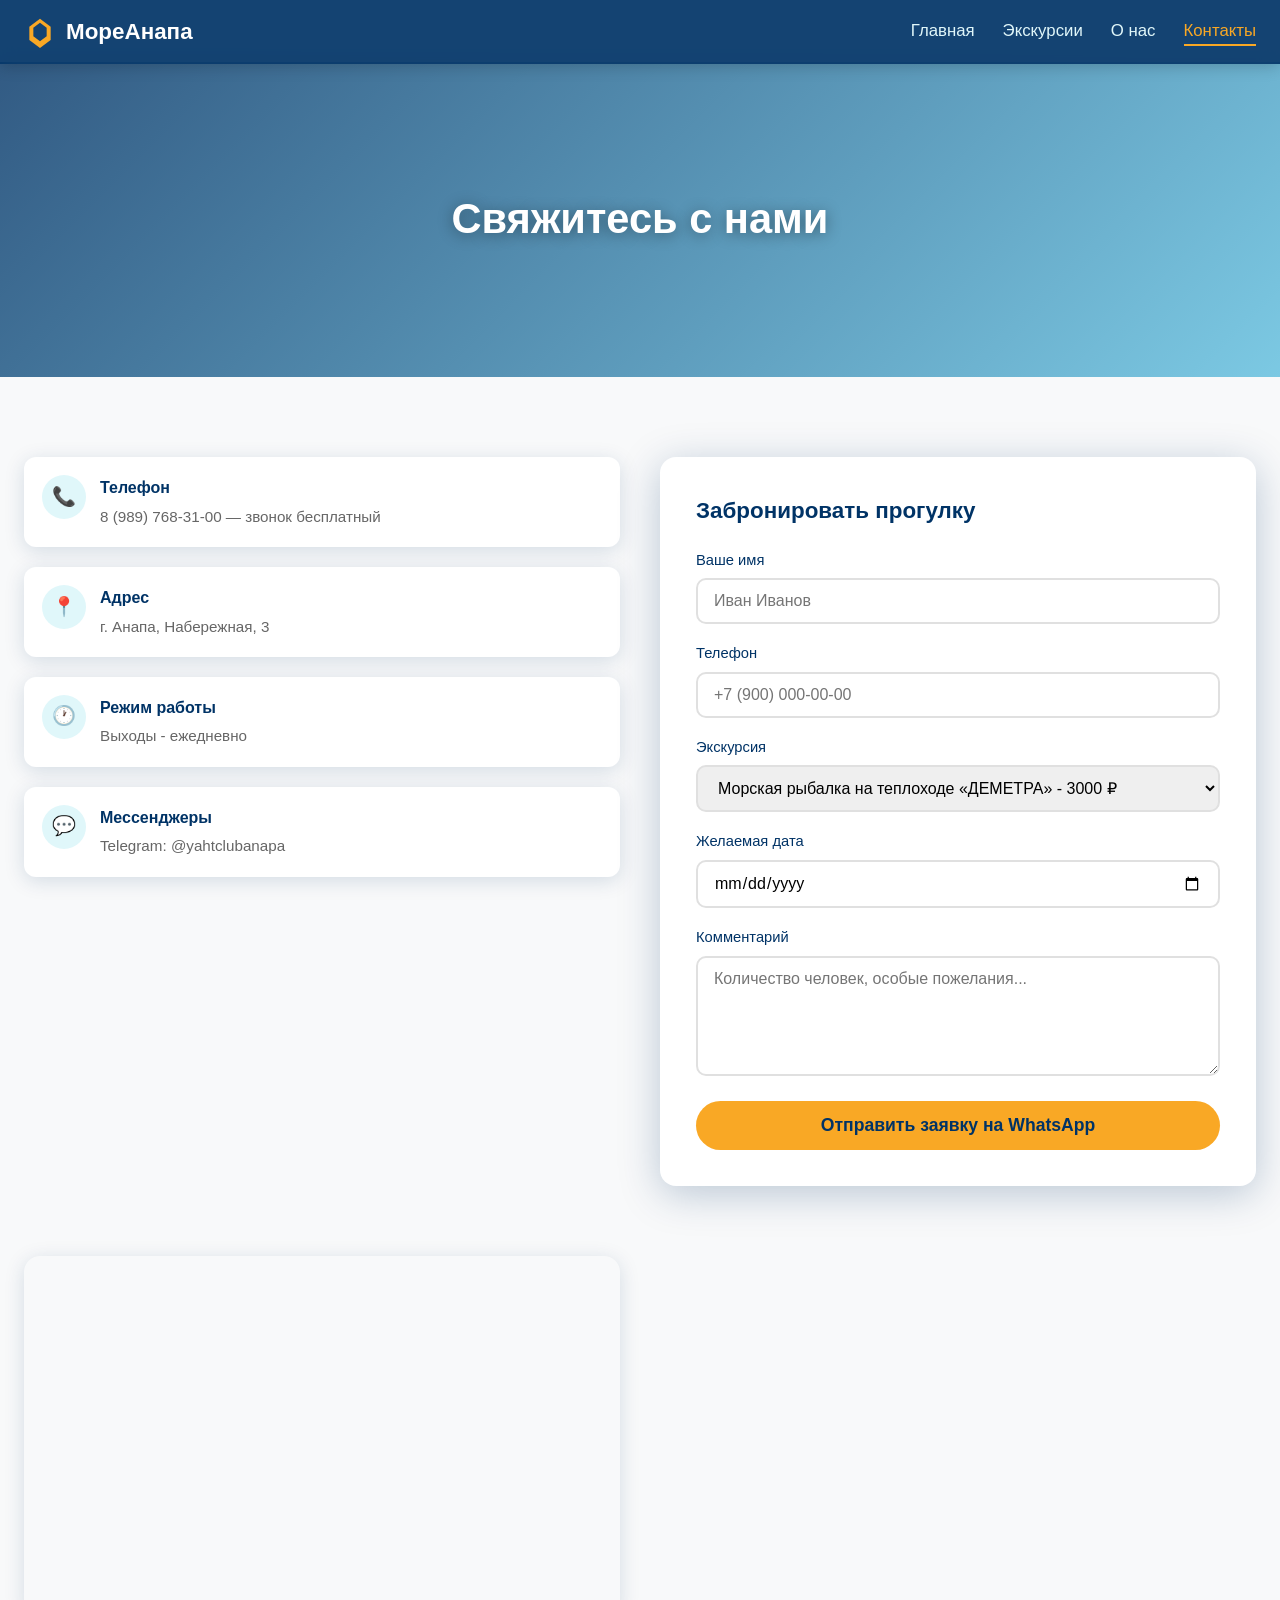
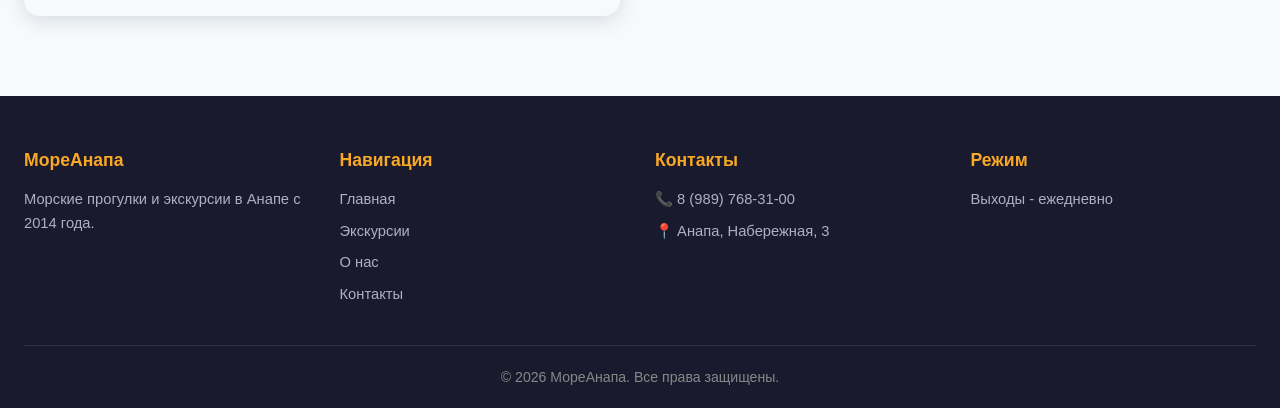
<file: contacts.html>
<!DOCTYPE html>
<html lang="ru">

<head>
  <meta charset="UTF-8">
  <meta name="viewport" content="width=device-width, initial-scale=1.0">
  <title>Контакты — МореАнапа</title>
  <link rel="stylesheet" href="style.css">
  <link rel="icon" href="img/amn.jpg" type="img/amn.jpg">
</head>

<body>
  <header class="header">
    <nav class="nav">
      <a href="index.html" class="logo">
        <svg viewBox="0 0 24 24">
          <path d="M12 2L4 8v10l8 6 8-6V8l-8-6zm0 3l5 3.8v6.4L12 19l-5-3.8V8.8L12 5z" />
        </svg>
        МореАнапа
      </a>
      <ul class="nav-links">
        <li><a href="index.html">Главная</a></li>
        <li><a href="excursions.html">Экскурсии</a></li>
        <li><a href="about.html">О нас</a></li>
        <li><a href="contacts.html" class="active">Контакты</a></li>
      </ul>
      <div class="burger"><span></span><span></span><span></span></div>
    </nav>
  </header>
  <div class="contacts-hero">
    <h1>Свяжитесь с нами</h1>
  </div>
  <section class="section">
    <div class="contact-grid">
      <div class="contact-info">
        <div class="contact-item">
          <div class="icon">📞</div>
          <div>
            <h4>Телефон</h4>
            <p>8 (989) 768-31-00 — звонок бесплатный</p>
          </div>
        </div>
        <div class="contact-item">
          <div class="icon">📍</div>
          <div>
            <h4>Адрес</h4>
            <p>г. Анапа, Набережная, 3</p>
          </div>
        </div>
        <div class="contact-item">
          <div class="icon">🕐</div>
          <div>
            <h4>Режим работы</h4>
            <p>Выходы - ежедневно</p>
          </div>
        </div>
        <div class="contact-item">
          <div class="icon">💬</div>
          <div>
            <h4>Мессенджеры</h4>
            <p>Telegram: @yahtclubanapa</p>
          </div>
        </div>
      </div>
      <div class="contact-form">
        <h3>Забронировать прогулку</h3>
        <form id="contact-form">
          <div class="form-group">
            <label for="name">Ваше имя</label>
            <input type="text" id="name" placeholder="Иван Иванов" required>
          </div>

          <div class="form-group">
            <label for="phone">Телефон</label>
            <input type="tel" id="phone" placeholder="+7 (900) 000-00-00" required>
          </div>

          <div class="form-group">
            <label for="excursion">Экскурсия</label>
            <select id="excursion">
              <option>Морская рыбалка на теплоходе «ДЕМЕТРА» - 3000 ₽</option>
              <option>Трёхпалубный катамаран «МЕТЕОР» - 2000 ₽</option>
              <option>Яхта «КОРСАР» - 2500 ₽</option>
              <option>Прогулка на яхте, катере - 1200 ₽</option>
              <option>15-ти метровая яхта VIP - класса «ФЕСТИВАЛЬ» - 16000 ₽</option>
              <option>15-ти метровая яхта VIP - класса «КАРНАВАЛ» - 14000 ₽</option>
              <option>Моторная яхта «ГРАЦИЯ» - 12000 ₽</option>
              <option>Моторная яхта «КИТТИВЕЙК» - 8000 ₽</option>
              <option>Экскурсия «КИПАРИСОВОЕ ОЗЕРО» - 1200 ₽</option>
              <option>Экскурсия «НОВОРОССИЙСК-КАБАРДИНКА-ГЕЛЕНДЖИК» - 2000 ₽</option>
              <option>Тур на «КВАДРОЦИКЛАХ» - 6500 ₽</option>
              <option>«КУЧУГУРЫ» - 1700 ₽</option>
              <option>«РАСПИСАНИЕ НА ОКТЯБРЬ - АВТОБУСНЫЕ ТУРЫ» - 2500 ₽</option>
            </select>
          </div>

          <div class="form-group">
            <label for="date">Желаемая дата</label>
            <input type="date" id="date">
          </div>

          <div class="form-group">
            <label for="comment">Комментарий</label>
            <textarea id="comment" placeholder="Количество человек, особые пожелания..."></textarea>
          </div>

          <button type="submit" class="btn btn-primary" style="width:100%;font-size:1.1rem;">
            Отправить заявку на WhatsApp
          </button>

          <a href="https://wa.me/79897683100?text=%D0%97%D0%B4%D1%80%D0%B0%D0%B2%D1%81%D1%82%D0%B2%D1%83%D0%B9%D1%82%D0%B5!%20%D0%9C%D0%B5%D0%BD%D1%8F%20%D0%B8%D0%BD%D1%82%D0%B5%D1%80%D0%B5%D1%81%D1%83%D0%B5%D1%82%20%D1%8D%D0%BA%D1%81%D0%BA%D1%83%D1%80%D1%81%D0%B8%D1%8F"
            target="_blank" rel="noopener noreferrer"></a>

          <div class="form-msg" id="form-msg">✓ Заявка отправлена!</div>
        </form>
      </div>

      <script>
        document.getElementById("contact-form").addEventListener("submit", function (e) {
          e.preventDefault(); // не перезагружаем страницу

          const WHATSAPP_NUMBER = "79897683100"; // без плюса и пробелов

          const name = document.getElementById("name").value.trim();
          const phone = document.getElementById("phone").value.trim();
          const excursion = document.getElementById("excursion").value;
          const dateValue = document.getElementById("date").value;
          const comment = document.getElementById("comment").value.trim();

          // из 2025-10-24 делаем 24.10.2025
          const date = dateValue ? dateValue.split("-").reverse().join(".") : "не указана";

          const message =
            "Здравствуйте! Хочу забронировать экскурсию.\n\n" +
            "Имя: " + name + "\n" +
            "Телефон: " + phone + "\n" +
            "Экскурсия: " + excursion + "\n" +
            "Желаемая дата: " + date + "\n" +
            "Комментарий: " + (comment || "нет");

          const url = "https://wa.me/" + WHATSAPP_NUMBER + "?text=" + encodeURIComponent(message);

          window.open(url, "_blank");

          document.getElementById("form-msg").style.display = "block";
          this.reset();
        });
      </script>
      <div class="map-embed">
        <iframe
          src="https://yandex.ru/map-widget/v1/?mode=search&text=%D0%90%D0%BD%D0%B0%D0%BF%D0%B0%2C%20%D0%9D%D0%B0%D0%B1%D0%B5%D1%80%D0%B5%D0%B6%D0%BD%D0%B0%D1%8F%2C%203&z=16"
          width="100%" height="400" frameborder="0" allowfullscreen loading="lazy"
          title="Карта: г. Анапа, Набережная, 3">
        </iframe>
      </div>
  </section>
  <footer class="footer">
    <div class="footer-grid">
      <div class="footer-col">
        <h4>МореАнапа</h4>
        <p>Морские прогулки и экскурсии в Анапе с 2014 года.</p>
      </div>
      <div class="footer-col">
        <h4>Навигация</h4><a href="index.html">Главная</a><a href="excursions.html">Экскурсии</a><a href="about.html">О
          нас</a><a href="contacts.html">Контакты</a>
      </div>
      <div class="footer-col">
        <h4>Контакты</h4>
        <p>📞 8 (989) 768-31-00</p>
        <p>📍 Анапа, Набережная, 3</p>
      </div>
      <div class="footer-col">
        <h4>Режим</h4>
        <p>Выходы - ежедневно</p>
      </div>
    </div>
    <div class="footer-bottom">© 2026 МореАнапа. Все права защищены.</div>
  </footer>
  <div class="modal-overlay" id="modal-overlay"></div>
  <div class="lightbox" id="lightbox"></div>
  <script src="script.js"></script>
</body>

</html>
</file>
<file: style.css>
/* ===== RESET & BASE ===== */
*,
*::before,
*::after {
  margin: 0;
  padding: 0;
  box-sizing: border-box;
}

:root {
  --deep: #003366;
  --ocean: #006994;
  --azure: #0099cc;
  --foam: #e0f7fa;
  --sand: #f5e6c8;
  --gold: #f9a825;
  --dark: #1a1a2e;
  --light: #f8f9fa;
  --white: #ffffff;
  --shadow: 0 4px 20px rgba(0, 51, 102, .15);
  --shadow-lg: 0 8px 40px rgba(0, 51, 102, .25);
  --radius: 16px;
}

body {
  font-family: 'Segoe UI', Tahoma, Geneva, sans-serif;
  background: var(--light);
  color: var(--dark);
  line-height: 1.6;
  overflow-x: hidden;
}

a {
  text-decoration: none;
  color: inherit;
}

img {
  max-width: 100%;
  display: block;
}

ul {
  list-style: none;
}

/* ===== HEADER ===== */
.header {
  position: fixed;
  top: 0;
  left: 0;
  right: 0;
  z-index: 1000;
  background: rgba(0, 51, 102, .92);
  backdrop-filter: blur(10px);
  -webkit-backdrop-filter: blur(10px);
  box-shadow: 0 2px 15px rgba(0, 0, 0, .2);
  transition: padding .3s;
}

.nav {
  max-width: 1280px;
  margin: 0 auto;
  display: flex;
  align-items: center;
  justify-content: space-between;
  padding: 14px 24px;
}

.logo {
  display: flex;
  align-items: center;
  gap: 10px;
  font-size: 1.4rem;
  font-weight: 700;
  color: var(--white);
}

.logo svg {
  width: 32px;
  height: 32px;
  fill: var(--gold);
}

.nav-links {
  display: flex;
  gap: 28px;
}

.nav-links a {
  color: var(--foam);
  font-weight: 500;
  font-size: 1.05rem;
  position: relative;
  padding: 4px 0;
  transition: color .3s;
}

.nav-links a::after {
  content: '';
  position: absolute;
  bottom: -2px;
  left: 0;
  width: 0;
  height: 2px;
  background: var(--gold);
  transition: width .3s;
}

.nav-links a:hover,
.nav-links a.active {
  color: var(--gold);
}

.nav-links a:hover::after,
.nav-links a.active::after {
  width: 100%;
}

.nav-cta {
  background: var(--gold);
  color: var(--deep) !important;
  padding: 8px 22px;
  border-radius: 30px;
  font-weight: 600;
  transition: transform .3s, background .3s;
}

.nav-cta:hover {
  transform: scale(1.05);
  background: #ffb300;
}

.nav-cta::after {
  display: none;
}

.burger {
  display: none;
  flex-direction: column;
  gap: 5px;
  cursor: pointer;
}

.burger span {
  width: 26px;
  height: 3px;
  background: var(--white);
  border-radius: 2px;
  transition: .3s;
}

.burger.open span:nth-child(1) {
  transform: rotate(45deg) translate(6px, 6px);
}

.burger.open span:nth-child(2) {
  opacity: 0;
}

.burger.open span:nth-child(3) {
  transform: rotate(-45deg) translate(6px, -6px);
}

/* ===== HERO ===== */
.hero {
  min-height: 100vh;
  display: flex;
  align-items: center;
  justify-content: center;
  text-align: center;
  color: var(--white);
  background: linear-gradient(135deg, rgba(0, 51, 102, .7), rgba(0, 105, 148, .5)),
    url('https://images.unsplash.com/photo-1507525428034-b723cf961d3d?w=1920') center/cover fixed;
  position: relative;
}

.hero-content {
  max-width: 720px;
  padding: 100px 24px 60px;
}

.hero h1 {
  font-size: 3.2rem;
  margin-bottom: 16px;
  text-shadow: 0 2px 40px rgba(0, 0, 0, .4);
  max-width: 600px;
  margin: 0 auto;
  line-height: 70px;
}

.hero p {
  font-size: 1.3rem;
  margin-bottom: 32px;
  opacity: .95;
}

.btn-group {
  display: flex;
  gap: 16px;
  justify-content: center;
  flex-wrap: wrap;
}

.btn {
  display: inline-block;
  padding: 14px 36px;
  border-radius: 30px;
  font-size: 1.1rem;
  font-weight: 600;
  cursor: pointer;
  border: none;
  transition: all .3s;
}

.btn-primary {
  background: var(--gold);
  color: var(--deep);
}

.btn-primary:hover {
  transform: translateY(-3px);
  box-shadow: 0 6px 20px rgba(249, 168, 37, .5);
}

.btn-outline {
  background: transparent;
  color: var(--white);
  border: 2px solid var(--white);
}

.btn-outline:hover {
  background: var(--white);
  color: var(--deep);
}

.hero-stats {
  display: flex;
  gap: 40px;
  justify-content: center;
  margin-top: 50px;
  flex-wrap: wrap;
}

.hero-stat {
  text-align: center;
}

.hero-stat strong {
  display: block;
  font-size: 2.4rem;
  color: var(--gold);
}

.hero-stat span {
  font-size: .95rem;
  opacity: .85;
}

.wave-divider {
  position: absolute;
  bottom: 0;
  left: 0;
  width: 100%;
  line-height: 0;
}

.wave-divider svg {
  width: 100%;
  height: 60px;
  display: block;
}

.wave-divider path {
  fill: var(--light);
}

/* ===== SECTION SKELETON ===== */
.section {
  padding: 80px 24px;
  max-width: 1280px;
  margin: 0 auto;
}

.section-title {
  text-align: center;
  margin-bottom: 50px;
}

.section-title h2 {
  font-size: 2.2rem;
  color: var(--deep);
  margin-bottom: 10px;
}

.section-title p {
  color: #666;
  font-size: 1.1rem;
}

/* ===== EXCURSION CARDS ===== */
.cards-grid {
  display: grid;
  grid-template-columns: repeat(auto-fill, minmax(340px, 1fr));
  gap: 30px;
}

.card {
  background: var(--white);
  border-radius: var(--radius);
  overflow: hidden;
  box-shadow: var(--shadow);
  cursor: pointer;
  transition: transform .35s, box-shadow .35s;
}

.card:hover {
  transform: translateY(-8px);
  box-shadow: var(--shadow-lg);
}

.card-img {
  position: relative;
  height: 220px;
  overflow: hidden;
}

.card-img img {
  width: 100%;
  height: 100%;
  object-fit: cover;
  transition: transform .5s;
}

.card:hover .card-img img {
  transform: scale(1.08);
}

.card-badge {
  position: absolute;
  top: 14px;
  right: 14px;
  background: var(--gold);
  color: var(--deep);
  padding: 5px 14px;
  border-radius: 20px;
  font-weight: 600;
  font-size: .9rem;
}

.card-body {
  padding: 22px;
}

.card-body h3 {
  font-size: 1.35rem;
  color: var(--deep);
  margin-bottom: 8px;
}

.card-body p {
  color: #555;
  font-size: .98rem;
  margin-bottom: 14px;
}

.card-meta {
  display: flex;
  justify-content: space-between;
  align-items: center;
}

.card-meta .price {
  font-size: 1.3rem;
  font-weight: 700;
  color: var(--ocean);
}

.card-meta .duration {
  font-size: .9rem;
  color: #888;
}

.card-tags {
  display: flex;
  flex-wrap: wrap;
  gap: 6px;
  margin-top: 14px;
}

.card-tag {
  background: var(--foam);
  color: var(--ocean);
  padding: 4px 12px;
  border-radius: 20px;
  font-size: .82rem;
}

/* ===== MODAL ===== */
.modal-overlay {
  position: fixed;
  top: 0;
  left: 0;
  width: 100%;
  height: 100%;
  background: rgba(0, 20, 50, .75);
  backdrop-filter: blur(6px);
  -webkit-backdrop-filter: blur(6px);
  display: none;
  align-items: flex-start;
  justify-content: center;
  z-index: 2000;
  padding: 40px 20px;
  overflow-y: auto;
}

.modal-overlay.active {
  display: flex;
  animation: fadeIn .3s;
}

@keyframes fadeIn {
  from {
    opacity: 0;
  }

  to {
    opacity: 1;
  }
}

.modal {
  background: var(--white);
  border-radius: var(--radius);
  max-width: 820px;
  width: 100%;
  overflow: hidden;
  box-shadow: var(--shadow-lg);
  animation: slideUp .4s;
}

@keyframes slideUp {
  from {
    transform: translateY(40px);
    opacity: 0;
  }

  to {
    transform: translateY(0);
    opacity: 1;
  }
}

.modal-close {
  position: absolute;
  top: 20px;
  right: 20px;
  width: 40px;
  height: 40px;
  border-radius: 50%;
  background: rgba(255, 255, 255, .95);
  border: none;
  font-size: 1.4rem;
  cursor: pointer;
  display: flex;
  align-items: center;
  justify-content: center;
  z-index: 10;
  transition: background .3s;
}

.modal-close:hover {
  background: var(--gold);
}

.modal-hero {
  position: relative;
  height: 260px;
}

.modal-hero img {
  width: 100%;
  height: 100%;
  object-fit: cover;
}

.modal-hero::after {
  content: '';
  position: absolute;
  bottom: 0;
  left: 0;
  width: 100%;
  height: 80px;
  background: linear-gradient(transparent, var(--white));
}

.modal-body {
  padding: 30px;
}

.modal-body h2 {
  font-size: 1.8rem;
  color: var(--deep);
  margin-bottom: 12px;
}

.modal-meta {
  display: flex;
  gap: 24px;
  margin-bottom: 20px;
  flex-wrap: wrap;
}

.modal-meta div strong {
  color: var(--ocean);
}

.modal-body p {
  margin-bottom: 16px;
  color: #444;
  line-height: 1.7;
}

.modal-tags {
  display: flex;
  flex-wrap: wrap;
  gap: 8px;
  margin-bottom: 24px;
}

.modal-tags span {
  background: var(--foam);
  color: var(--ocean);
  padding: 5px 14px;
  border-radius: 20px;
  font-size: .85rem;
}

/* ===== GALLERY ===== */
.gallery {
  display: grid;
  grid-template-columns: repeat(auto-fill, minmax(160px, 1fr));
  gap: 12px;
  margin-top: 20px;
}

.gallery-item {
  border-radius: 12px;
  overflow: hidden;
  cursor: pointer;
  aspect-ratio: 4/3;
}

.gallery-item img {
  width: 100%;
  height: 100%;
  object-fit: cover;
  transition: transform .4s;
}

.gallery-item:hover img {
  transform: scale(1.1);
}

/* ===== LIGHTBOX ===== */
.lightbox {
  position: fixed;
  top: 0;
  left: 0;
  width: 100%;
  height: 100%;
  background: rgba(0, 0, 0, .92);
  display: none;
  align-items: center;
  justify-content: center;
  z-index: 3000;
  cursor: zoom-out;
}

.lightbox.active {
  display: flex;
}

.lightbox img {
  max-width: 90%;
  max-height: 90%;
  border-radius: 12px;
}

/* ===== ABOUT PAGE ===== */
.about-hero {
  min-height: 45vh;
  display: flex;
  align-items: center;
  justify-content: center;
  text-align: center;
  color: var(--white);
  background: linear-gradient(135deg, rgba(0, 51, 102, .8), rgba(0, 105, 148, .6)),
    url('https://images.unsplash.com/photo-1518837695005-2083093ee35b?w=1920') center/cover;
  margin-top: 62px;
}

.about-hero h1 {
  font-size: 2.6rem;
  text-shadow: 0 2px 15px rgba(0, 0, 0, .4);
}

.about-grid {
  display: grid;
  grid-template-columns: 1fr 1fr;
  gap: 50px;
  align-items: center;
}

.about-text h3 {
  color: var(--deep);
  font-size: 1.5rem;
  margin-bottom: 14px;
}

.about-text p {
  color: #555;
  margin-bottom: 14px;
}

.about-img {
  border-radius: var(--radius);
  overflow: hidden;
  box-shadow: var(--shadow-lg);
}

.about-img img {
  width: 100%;
  height: 100%;
  object-fit: cover;
}

.features-grid {
  display: grid;
  grid-template-columns: repeat(auto-fill, minmax(240px, 1fr));
  gap: 24px;
}

.feature {
  background: var(--white);
  border-radius: var(--radius);
  padding: 30px 24px;
  text-align: center;
  box-shadow: var(--shadow);
  transition: transform .3s;
}

.feature:hover {
  transform: translateY(-6px);
}

.feature-icon {
  width: 60px;
  height: 60px;
  margin: 0 auto 16px;
  border-radius: 50%;
  background: var(--foam);
  display: flex;
  align-items: center;
  justify-content: center;
  font-size: 1.6rem;
}

.feature h3 {
  color: var(--deep);
  margin-bottom: 8px;
  font-size: 1.15rem;
}

.feature p {
  color: #666;
  font-size: .92rem;
}

/* ===== CONTACTS ===== */
.contacts-hero {
  min-height: 35vh;
  display: flex;
  align-items: center;
  justify-content: center;
  text-align: center;
  color: var(--white);
  background: linear-gradient(135deg, rgba(0, 51, 102, .8), rgba(0, 153, 204, .5)),
    url('https://images.unsplash.com/photo-1559827260-dc66d52bef19?w=1920') center/cover;
  margin-top: 62px;
}

.whatsapp-btn {
  display: inline-block;
  padding: 12px 24px;
  background: #25D366;
  color: #fff;
  border-radius: 6px;
  font-weight: 600;
  text-decoration: none;
  transition: background 0.3s;
}

.whatsapp-btn:hover {
  background: #128C7E;
}

.contacts-hero h1 {
  font-size: 2.6rem;
  text-shadow: 0 2px 15px rgba(0, 0, 0, .4);
}

.contact-grid {
  display: grid;
  grid-template-columns: 1fr 1fr;
  gap: 40px;
}

.contact-info {
  display: flex;
  flex-direction: column;
  gap: 20px;
}

.contact-item {
  display: flex;
  gap: 14px;
  align-items: flex-start;
  padding: 18px;
  background: var(--white);
  border-radius: 12px;
  box-shadow: var(--shadow);
}

.contact-item .icon {
  width: 44px;
  height: 44px;
  border-radius: 50%;
  background: var(--foam);
  display: flex;
  align-items: center;
  justify-content: center;
  font-size: 1.2rem;
  flex-shrink: 0;
}

.contact-item h4 {
  color: var(--deep);
  margin-bottom: 4px;
}

.contact-item p {
  color: #666;
  font-size: .95rem;
}

.contact-form {
  background: var(--white);
  border-radius: var(--radius);
  padding: 36px;
  box-shadow: var(--shadow-lg);
}

.contact-form h3 {
  color: var(--deep);
  margin-bottom: 20px;
  font-size: 1.4rem;
}

.form-group {
  margin-bottom: 18px;
}

.form-group label {
  display: block;
  margin-bottom: 6px;
  color: var(--deep);
  font-weight: 500;
  font-size: .92rem;
}

.form-group input,
.form-group textarea,
.form-group select {
  width: 100%;
  padding: 12px 16px;
  border: 2px solid #e0e0e0;
  border-radius: 10px;
  font-size: 1rem;
  font-family: inherit;
  transition: border-color .3s;
}

.form-group input:focus,
.form-group textarea:focus,
.form-group select:focus {
  border-color: var(--azure);
  outline: none;
}

.form-group textarea {
  resize: vertical;
  min-height: 120px;
}

.form-msg {
  color: #2e7d32;
  font-weight: 600;
  margin-top: 12px;
  display: none;
}

.form-msg.show {
  display: block;
}

/* ===== MAP EMBED ===== */
.map-embed {
  border-radius: var(--radius);
  overflow: hidden;
  box-shadow: var(--shadow);
  margin-top: 30px;
}

.map-embed iframe {
  width: 100%;
  height: 360px;
  border: 0;
  display: block;
}

/* ===== PAGE HEADER (excursions) ===== */
.page-header {
  margin-top: 62px;
  padding: 60px 24px 40px;
  text-align: center;
  color: var(--white);
  background: linear-gradient(135deg, rgba(0, 51, 102, .85), rgba(0, 105, 148, .6)),
    url('https://images.unsplash.com/photo-1540202354-0f81241fea44?w=1920') center/cover;
}

.page-header h1 {
  font-size: 2.6rem;
  margin-bottom: 8px;
  text-shadow: 0 2px 15px rgba(0, 0, 0, .4);
}

.page-header p {
  font-size: 1.15rem;
  opacity: .9;
}

/* ===== FILTER ===== */
.filter-bar {
  display: flex;
  gap: 12px;
  justify-content: center;
  margin-bottom: 40px;
  flex-wrap: wrap;
}

.filter-btn {
  padding: 10px 24px;
  border-radius: 30px;
  border: 2px solid var(--ocean);
  background: transparent;
  color: var(--ocean);
  cursor: pointer;
  font-weight: 600;
  transition: all .3s;
}

.filter-btn:hover,
.filter-btn.active {
  background: var(--ocean);
  color: var(--white);
}

/* ===== FOOTER ===== */
.footer {
  background: var(--dark);
  color: var(--foam);
  padding: 50px 24px 20px;
}

.footer-grid {
  max-width: 1280px;
  margin: 0 auto;
  display: grid;
  grid-template-columns: repeat(auto-fit, minmax(200px, 1fr));
  gap: 30px;
}

.footer-col h4 {
  color: var(--gold);
  margin-bottom: 14px;
  font-size: 1.1rem;
}

.footer-col p,
.footer-col a {
  color: #b0b0c0;
  font-size: .92rem;
  margin-bottom: 8px;
  display: block;
}

.footer-col a:hover {
  color: var(--gold);
}

.footer-bottom {
  max-width: 1280px;
  margin: 30px auto 0;
  padding-top: 20px;
  border-top: 1px solid rgba(255, 255, 255, .1);
  text-align: center;
  font-size: .88rem;
  color: #888;
}

/* ===== ANIMATIONS ===== */
.fade-in {
  opacity: 0;
  transform: translateY(30px);
  transition: opacity .7s, transform .7s;
}

.fade-in.visible {
  opacity: 1;
  transform: translateY(0);
}

/* ===== RESPONSIVE ===== */
@media (max-width: 900px) {

  .about-grid,
  .contact-grid {
    grid-template-columns: 1fr;
  }
}

@media (max-width: 768px) {
  .nav-links {
    position: fixed;
    top: 62px;
    right: -100%;
    width: 240px;
    height: calc(100vh - 62px);
    background: var(--deep);
    flex-direction: column;
    padding: 30px 24px;
    gap: 20px;
    transition: right .35s;
  }

  .nav-links.open {
    right: 0;
  }

  .burger {
    display: flex;
  }

  .hero h1 {
    font-size: 2.2rem;
  }

  .hero p {
    font-size: 1.1rem;
  }

  .hero-stat strong {
    font-size: 1.8rem;
  }

  .section {
    padding: 60px 16px;
  }

  .section-title h2 {
    font-size: 1.7rem;
  }

  .cards-grid {
    grid-template-columns: 1fr;
  }

  .modal-body {
    padding: 22px;
  }

  .gallery {
    grid-template-columns: repeat(auto-fill, minmax(120px, 1fr));
  }
}
</file>
